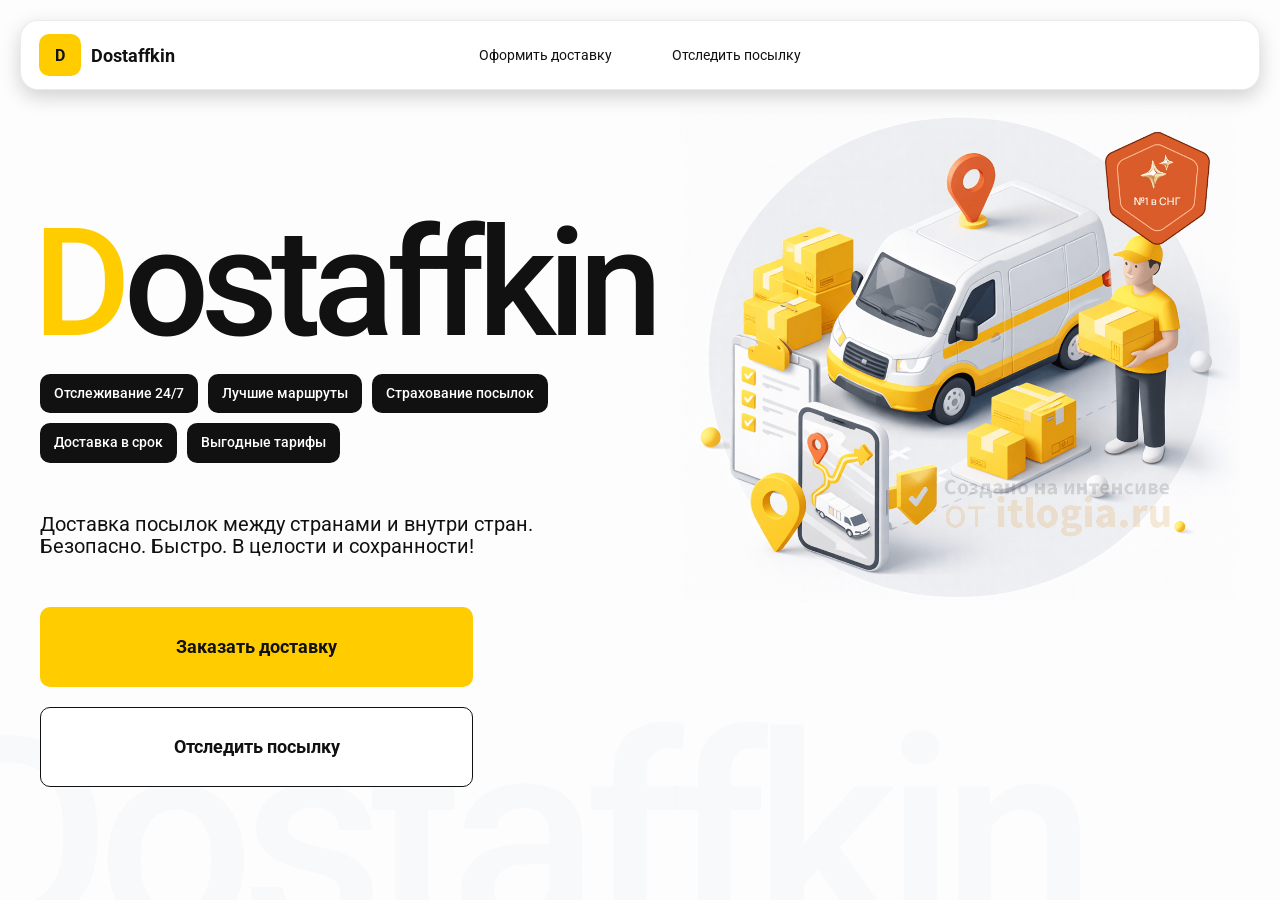
<file: index.html>
<!DOCTYPE html>
<html lang="ru">

<head>
    <meta charset="UTF-8">
    <meta name="viewport" content="width=device-width, initial-scale=1.0">
    <title>Dostaffkin - доставка посылок между странами и внутри стран. Безопасно. Быстро. В целости и сохранности!
    </title>

    <link rel="stylesheet" href="styles/base.css">
    <link rel="stylesheet" href="styles/base_adaptive.css">
    <link rel="stylesheet" href="styles/index.css">
    <link rel="stylesheet" href="styles/index_adaptive.css">
</head>

<body>
    <div class="container">

        <header class="header">
            <a class="header-brand" href="#">
                <div class="header-logo">D</div>
                <div class="header-title">Dostaffkin</div>
            </a>

            <nav class="header-menu">
                <a class="header-link" href="./order.html">Оформить <span>доставку</span></a>
                <a class="header-link" href="./track.html">Отследить <span>посылку</span></a>
            </nav>
        </header>

        <main class="main">
            <section class="main-info">
                <div class="main-title">
                    <span>D</span>ostaffkin
                </div>

                <div class="main-features">
                    <div class="main-feature">Отслеживание 24/7</div>
                    <div class="main-feature">Лучшие маршруты</div>
                    <div class="main-feature">Страхование посылок</div>
                    <div class="main-feature">Доставка в срок</div>
                    <div class="main-feature">Выгодные тарифы</div>
                </div>

                <div class="main-description">
                    Доставка посылок между странами и внутри стран.
                    Безопасно. Быстро. В целости и сохранности!
                </div>

                <div class="main-actions">
                    <a class="button" type="button" href="./order.html">Заказать доставку</a>
                    <a class="button button-white" type="button" href="./track.html">Отследить посылку</a>
                </div>

            </section>

            <div class="main-title-ghost">Dostaffkin</div>

            <section class="main-image">
                <img src="images/main-image.png" alt="Main image" />
            </section>
        </main>

    </div>
</body>

</html>
</file>
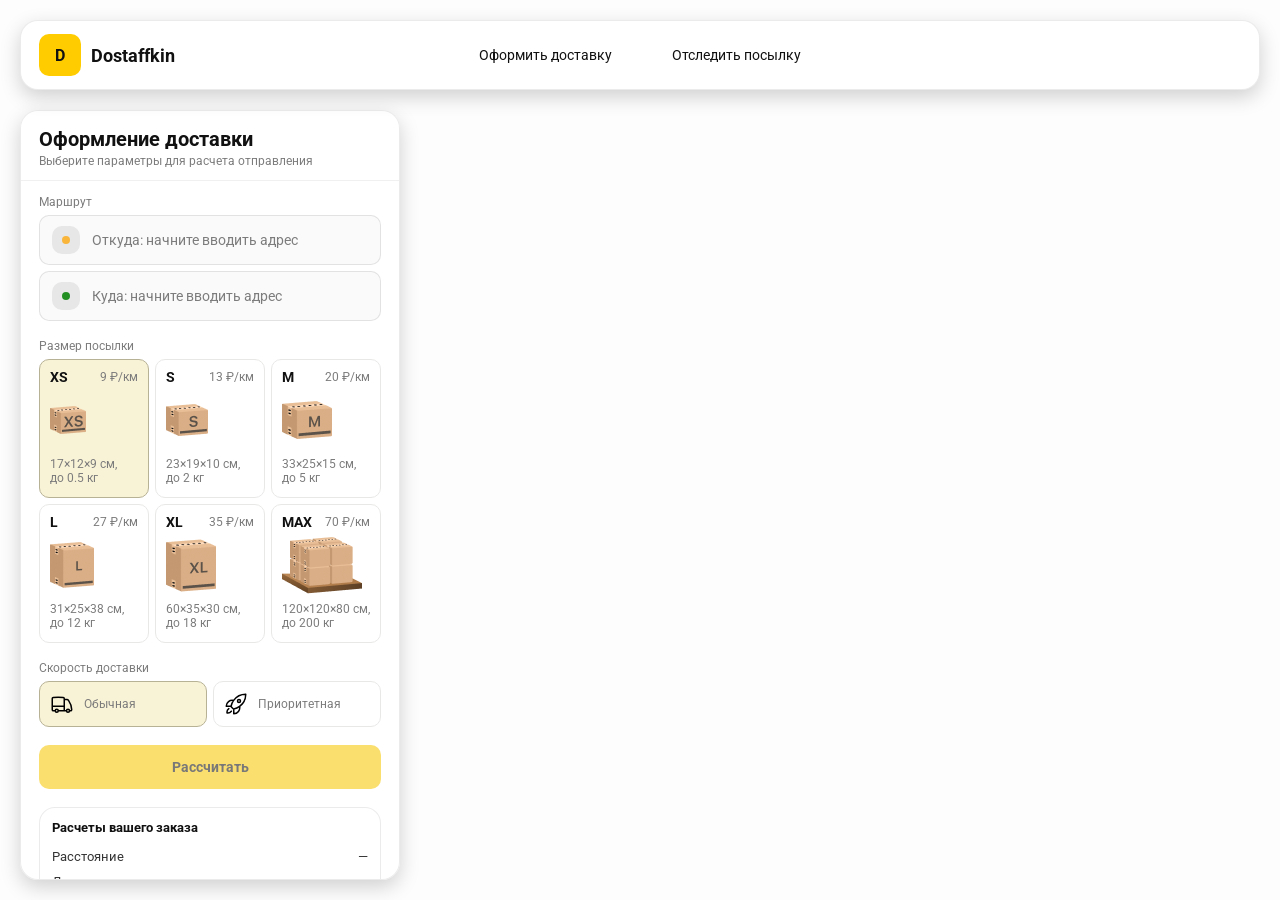
<file: order.html>
<!DOCTYPE html>
<html lang="ru">

<head>
    <meta charset="UTF-8">
    <meta name="viewport" content="width=device-width, initial-scale=1.0">
    <title>Оформление доставки</title>

    <link rel="stylesheet" href="styles/base.css" />
    <link rel="stylesheet" href="styles/base_adaptive.css" />

    <link rel="stylesheet" href="styles/order.css" />
    <link rel="stylesheet" href="styles/order_adaptive.css" />

    <script src="https://testologia.ru/ymc_min.js" data-apikey="2bfeb540-2eb0-4220-baba-70b28465df2d" data-suggest-apikey="51aa28ae-0a4e-4c75-b9af-19cb49f74268"></script>
</head>

<body>
    <div id="map"></div>

    <header class="header">
        <a class="header-brand" href="./index.html">
            <div class="header-logo">D</div>
            <div class="header-title">Dostaffkin</div>
        </a>

        <nav class="header-menu">
            <a class="header-link" href="./order.html">Оформить <span>доставку</span></a>
            <a class="header-link" href="./track.html">Отследить <span>посылку</span></a>
        </nav>
    </header>

    <aside class="main" id="sidebar">

        <div class="main-header">
            <div class="main-title">Оформление доставки</div>
            <div class="main-text">Выберите параметры для расчета отправления</div>
        </div>

        <div class="main-content">

            <div class="main-route">
                <div class="main-block-title">Маршрут</div>
                <div class="main-fields">
                    <div class="main-field" id="fromField">
                        <div class="main-pin"></div>
                        <input id="from" placeholder="Откуда: начните вводить адрес" autocomplete="off" />
                        <div class="main-ac" id="fromAc" role="listbox" aria-label="Подсказки адресов"></div>
                    </div>

                    <div class="main-field" id="toField">
                        <div class="main-pin"></div>
                        <input id="to" placeholder="Куда: начните вводить адрес" autocomplete="off" />
                        <div class="main-ac" id="toAc" role="listbox" aria-label="Подсказки адресов"></div>
                    </div>
                </div>
            </div>

            <div class="main-package">
                <div class="main-block-title">Размер посылки</div>

                <div class="main-sizes">
                    <div class="main-size-card is-active" data-value="xs">
                        <div class="main-size-top">
                            <div class="main-size-label">XS</div>
                            <div class="main-size-rate">9 ₽/км</div>
                        </div>
                        <div class="main-size-media">
                            <img src="images/sizes/xs.png" alt="Короб XS" />
                        </div>
                        <div class="main-size-description">17×12×9 см,<br>до 0.5 кг</div>
                    </div>

                    <div class="main-size-card" data-value="s">
                        <div class="main-size-top">
                            <div class="main-size-label">S</div>
                            <div class="main-size-rate">13 ₽/км</div>
                        </div>
                        <div class="main-size-media">
                            <img src="images/sizes/s.png" alt="Короб S" />
                        </div>
                        <div class="main-size-description">23×19×10 см,<br>до 2 кг</div>
                    </div>

                    <div class="main-size-card" data-value="m">
                        <div class="main-size-top">
                            <div class="main-size-label">M</div>
                            <div class="main-size-rate">20 ₽/км</div>
                        </div>
                        <div class="main-size-media">
                            <img src="images/sizes/m.png" alt="Короб M" />
                        </div>
                        <div class="main-size-description">33×25×15 см,<br>до 5 кг</div>
                    </div>

                    <div class="main-size-card" data-value="l">
                        <div class="main-size-top">
                            <div class="main-size-label">L</div>
                            <div class="main-size-rate">27 ₽/км</div>
                        </div>
                        <div class="main-size-media">
                            <img src="images/sizes/l.png" alt="Короб L" />
                        </div>
                        <div class="main-size-description">31×25×38 см,<br>до 12 кг</div>
                    </div>

                    <div class="main-size-card" data-value="xl">
                        <div class="main-size-top">
                            <div class="main-size-label">XL</div>
                            <div class="main-size-rate">35 ₽/км</div>
                        </div>
                        <div class="main-size-media">
                            <img src="images/sizes/xl.png" alt="Короб XL" />
                        </div>
                        <div class="main-size-description">60×35×30 см,<br>до 18 кг</div>
                    </div>

                    <div class="main-size-card" data-value="max">
                        <div class="main-size-top">
                            <div class="main-size-label">MAX</div>
                            <div class="main-size-rate">70 ₽/км</div>
                        </div>
                        <div class="main-size-media main-size-media-palleta">
                            <img src="images/sizes/max.png" alt="Паллета" />
                        </div>
                        <div class="main-size-description">120×120×80 см,<br>до 200 кг</div>
                    </div>
                </div>


            </div>

            <div class="main-speed">
                <div class="main-block-title">Скорость доставки</div>

                <div class="main-speeds">
                    <div class="main-speed-card is-active" data-value="regular">
                        <img class="main-speed-media" src="images/icons/regular.svg" alt="Regular" />
                        <div class="main-speed-description">Обычная</div>
                    </div>
                    <div class="main-speed-card" data-value="fast">
                        <img class="main-speed-media" src="images/icons/fast.svg" alt="Fast" />
                        <div class="main-speed-description">Приоритетная</div>
                    </div>

                </div>
            </div>

            <div class="main-calculate-block">
                <button id="calc" class="button calculate-button" type="button" disabled>Рассчитать</button>
            </div>

            <div class="main-result" id="result">
                <div class="main-result-title">Расчеты вашего заказа</div>
                <div class="main-result-lines">
                    <div class="main-result-line"><span>Расстояние</span><span id="distanceValue">—</span></div>
                    <div class="main-result-line"><span>Доставим через</span><span id="durationValue">—</span></div>
                    <div class="main-result-line"><span>Тариф</span><span id="rateValue">—</span></div>
                </div>
                <div class="main-price">
                    <div class="main-price-label">Итого</div>
                    <div class="main-price-value" id="totalValue">—</div>
                </div>
            </div>

            <div class="main-order-box">
                <div class="main-order-form" id="orderForm">
                    <div class="main-order-title">Оформление доставки</div>
                    <div class="main-block-info-row">
                        <div class="main-block-title">Контакты</div>
                        <div class="order-fields">
                            <div class="main-field">
                                <input id="customerName" placeholder="Ваше имя" autocomplete="off" />
                            </div>
                            <div class="main-field">
                                <input id="customerPhone" placeholder="Ваш телефон" autocomplete="off"
                                    inputmode="tel" />
                            </div>
                        </div>
                    </div>
                    <div class="main-block-info-row extra-info">
                        <div class="main-block-title">Дополнительная информация</div>
                        <div class="main-field textarea">
                            <textarea id="comment" placeholder="Детали доставки и комментарии"></textarea>
                        </div>
                    </div>
                    <button id="submit" class="button main-submit-request" type="button" disabled>Отправить
                        заявку
                    </button>
                </div>

                <div class="main-order-success" id="orderSuccess">
                    <div class="main-success-icon">✓</div>
                    <div class="main-success-title">Заявка отправлена!</div>
                    <div class="main-success-title">Номер отправления – <span id="orderId"></span></div>
                    <div class="main-success-subtitle">Мы скоро свяжемся с вами</div>
                </div>
            </div>

        </div>

    </aside>

<script src="scripts/order.js"></script>

</body>

</html>
</file>
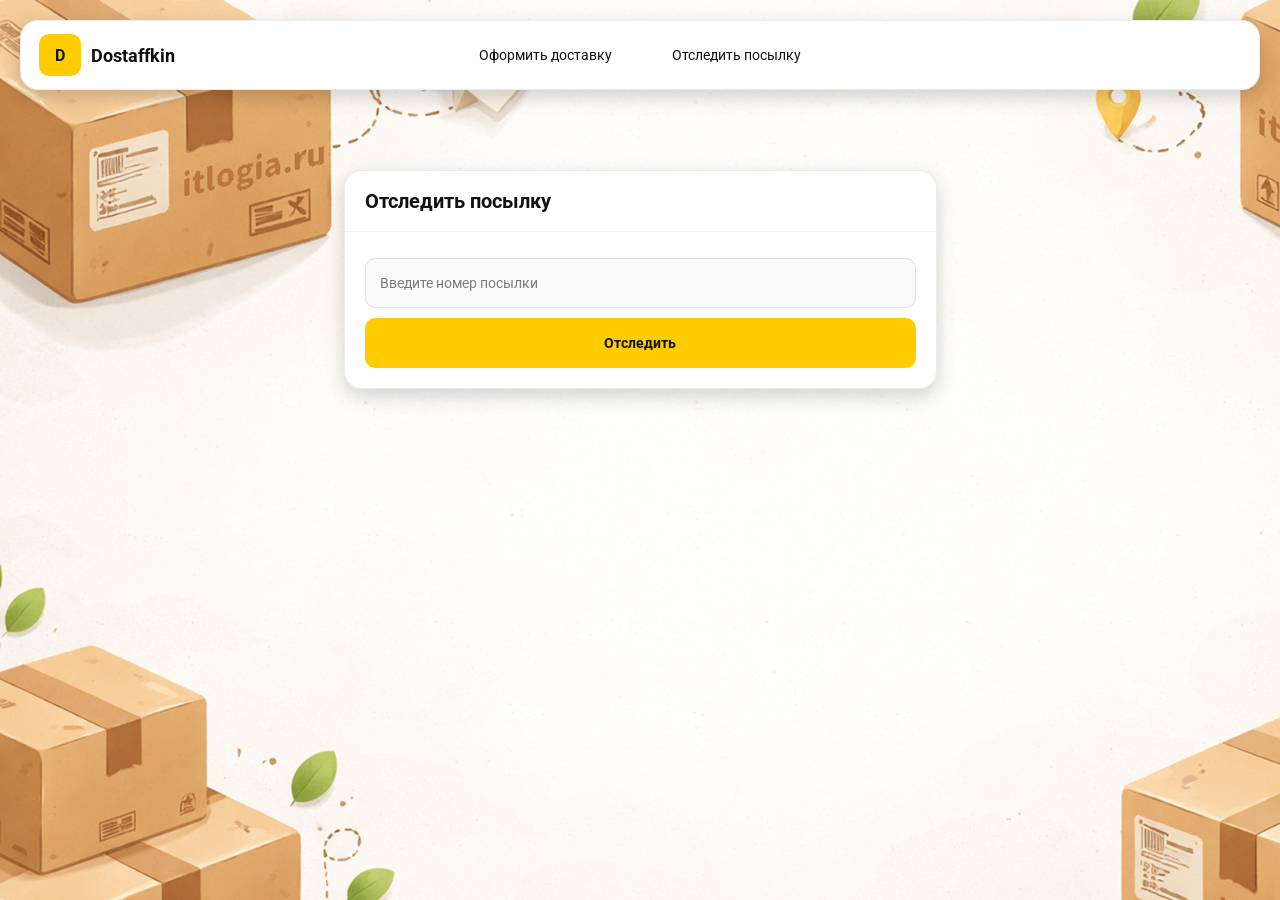
<file: track.html>
<!doctype html>
<html lang="ru">

<head>
    <meta charset="utf-8" />
    <meta name="viewport" content="width=device-width,initial-scale=1,maximum-scale=1,user-scalable=0" />
    <title>Отследить посылку</title>
    <link rel="stylesheet" href="styles/base.css" />
    <link rel="stylesheet" href="styles/base_adaptive.css" />

    <link rel="stylesheet" href="styles/track.css" />
    <link rel="stylesheet" href="styles/track_adaptive.css" />
</head>

<body>

    <div class="container">

        <header class="header">
            <a class="header-brand" href="./index.html">
                <div class="header-logo">D</div>
                <div class="header-title">Dostaffkin</div>
            </a>

            <nav class="header-menu">
                <a class="header-link" href="./order.html">Оформить <span>доставку</span></a>
                <a class="header-link" href="#">Отследить <span>посылку</span></a>
            </nav>
        </header>

        <main class="track-content">

            <section class="track-card track-search">
                <div class="track-title">Отследить посылку</div>
                <div class="track-action">
                    <div class="main-field track-field">
                        <input id="trackNumber" placeholder="Введите номер посылки" autocomplete="off" />
                    </div>
                    <button id="trackButton" class="button track-button" type="button">Отследить</button>
                </div>
            </section>

            <section class="track-card track-result" id="trackResult">
                <div class="track-result-header">
                    <div class="track-id" id="trackIdValue"></div>
                    <div class="track-routes">
                        <div class="track-route">
                            <div class="track-route-pin">
                                <svg xmlns="http://www.w3.org/2000/svg" fill="none" viewBox="0 0 24 24"
                                    stroke-width="1.5" stroke="orange" class="size-6">
                                    <path stroke-linecap="round" stroke-linejoin="round"
                                        d="M15 10.5a3 3 0 1 1-6 0 3 3 0 0 1 6 0Z" />
                                    <path stroke-linecap="round" stroke-linejoin="round"
                                        d="M19.5 10.5c0 7.142-7.5 11.25-7.5 11.25S4.5 17.642 4.5 10.5a7.5 7.5 0 1 1 15 0Z" />
                                </svg>
                            </div>
                            <div class="track-route-address" id="trackFromValue">
                                Откуда: Москва, улица Арбат, 1
                            </div>
                        </div>
                        <div class="track-route track-route-arrow">
                            <svg xmlns="http://www.w3.org/2000/svg" fill="none" viewBox="0 0 24 24" stroke-width="1.5"
                                stroke="currentColor" class="size-6">
                                <path stroke-linecap="round" stroke-linejoin="round"
                                    d="M19.5 13.5 12 21m0 0-7.5-7.5M12 21V3" />
                            </svg>
                        </div>
                        <div class="track-route">
                            <div class="track-route-pin">
                                <svg xmlns="http://www.w3.org/2000/svg" fill="none" viewBox="0 0 24 24"
                                    stroke-width="1.5" stroke="green" class="size-6">
                                    <path stroke-linecap="round" stroke-linejoin="round"
                                        d="M15 10.5a3 3 0 1 1-6 0 3 3 0 0 1 6 0Z" />
                                    <path stroke-linecap="round" stroke-linejoin="round"
                                        d="M19.5 10.5c0 7.142-7.5 11.25-7.5 11.25S4.5 17.642 4.5 10.5a7.5 7.5 0 1 1 15 0Z" />
                                </svg>
                            </div>
                            <div class="track-route-address" id="trackToValue">
                                Куда: Минск, проспект Независимости, 58
                            </div>
                        </div>
                    </div>
                </div>
                <div class="track-info">
                    <div class="track-status-title">Статус данной посылки:</div>
                    <div class="track-status-list" id="trackStatusList">


                       

                    </div>
                </div>
            </section>

        </main>

    </div>

    <script src="scripts/track.js"></script>

</body>

</html>
</file>
<file: styles/base.css>
*, *::before, *::after {
    box-sizing: border-box;
}

@font-face {
    font-family: "Roboto";
    src: url("../fonts/Roboto-Regular.ttf");
    font-weight: normal;
}

@font-face {
    font-family: "Roboto";
    src: url("../fonts/Roboto-Bold.ttf");
    font-weight: bold;
}

@font-face {
    font-family: "Roboto";
    src: url("../fonts/Roboto-Medium.ttf");
    font-weight: 500;
}

html, body {
    margin: 0;
    color: #111111;
    font-family: "Roboto", sans-serif;
}

body {
    background: #FDFDFD;
}

.header {
    border-radius: 18px;
    box-shadow: 0 7px 20px 0 #0000002E;
    backdrop-filter: blur(10px);
    background: #ffffff;
    left: 20px;
    border: 1px solid rgba(0, 0, 0, 0.08);
    position: fixed;
    right: 20px;
    top: 20px;
    padding: 14px 18px;
    height: 70px;
    display: flex;
    align-items: center;
    z-index: 6;
}

.header-brand {
    display: flex;
    align-items: center;
    text-decoration: none;
    gap: 10px;
}

.header-logo {
    width: 42px;
    height: 42px;
    border-radius: 10px;
    background: #FFCC00;
    display: grid;
    place-items: center;
    font-weight: bold;
    color: #111;
}

.header-title {
    font-size: 18px;
    font-weight: bold;
    color: #111111;
    text-decoration: none;
}

.header-menu {
    display: flex;
    align-items: center;
    gap: 60px;
    margin: 0;
    position: absolute;
    left: 50%;
    transform: translateX(-50%);
}

.header-link {
    font-size: 14px;
    color: #111111;
    text-decoration: none;
}

.button {
    border: 0;
    outline: none;
    height: 44px;
    border-radius: 10px;
    font-size: 14px;
    font-weight: bold;
    cursor: pointer;
    font-family: inherit;
    transition: transform .08s ease, opacity .12s ease;
    background: #ffcc00;
    color: #111111;
    text-align: center;
    text-decoration: none;
}

.button:hover {
    background-color: #E5BC19;
}

.button:disabled {
    cursor: not-allowed;
    background-color: #FADE6E;
    color: #787878;
    transform: none;
}

.button.button-white {
    background: #ffffff;
    border: 1px solid #111111;
}

.button.button-white:hover {
    background: rgb(241 241 241);
}

.main-field {
    display: flex;
    align-items: center;
    margin-top: 6px;
    gap: 10px;
    border: 1px solid #1111111A;
    background: #FAFAFA;
    border-radius: 10px;
    padding: 10px 12px;
    position: relative;
    box-sizing: border-box;
    height: 50px;
}

.main-field.textarea {
    height: auto;
}

.main-pin {
    width: 28px;
    height: 28px;
    border-radius: 10px;
    background: rgba(17, 17, 17, 0.08);
    display: grid;
    place-items: center;
    flex: 0 0 auto;
    position: relative;
}

.main-pin::before {
    content: "";
    width: 8px;
    height: 8px;
    border-radius: 999px;
    background: orange;
    opacity: .75;
    display: block;
}

.main-field:last-child .main-pin::before {
    background: green;
    opacity: .85;
}

input, textarea {
    width: 100%;
    border: 0;
    outline: none;
    background: transparent;
    font-size: 14px;
    color: #111111;
    font-family: inherit;
}

textarea {
    resize: vertical;
    min-height: 72px;
    padding: 2px 0;
}

input::placeholder, textarea::placeholder {
    color: #7C7C7C;
}

.main-field:focus-within {
    border-color: rgba(0, 0, 0, 0.20);
    box-shadow: 0 0 0 4px rgba(255, 204, 0, 0.35);
    background: rgba(255, 255, 255, 0.75);
}
</file>
<file: styles/base_adaptive.css>
@media (max-width: 767px) {
    .header {
        left: 10px;
        right: 10px;
        top: 10px;
    }

    .header-link span {
        display: none;
    }

    .header-menu {
        gap: 20px;
        justify-content: flex-start;
        margin: 0 0 0 30px;
        position: static;
        transform: none;
    }
}

@media (max-width: 420px) {
    .header-title {
        display: none;
    }
}

@media (max-width: 374px) {
    .header-menu {
        gap: 10px;
        margin: 0 0 0 10px;
    }
}
</file>
<file: styles/index.css>
.container {
    overflow: hidden;
    min-height: 100vh;
}

.main {
    padding: 111px 40px 40px;
    position: relative;
    display: flex;
}

.main-info {
    max-width: 840px;
    width: 100%;
    position: relative;
}

.main-title {
    margin-top: 98px;
    font-weight: 500;
    font-size: 200px;
    line-height: 1;
    letter-spacing: -0.05em;
    color: #111111;
    left: -15px;
    position: relative;
}

.main-title span {
    color: #ffcc00;
}

.main-features {
    margin-top: 15px;
    display: flex;
    flex-wrap: wrap;
    gap: 10px;
}

.main-feature {
    background: #111111;
    color: #ffffff;
    padding: 12px 14px;
    font-weight: 500;
    font-size: 14px;
    line-height: 1.1;
    border-radius: 10px;
}

.main-actions {
    margin-top: 50px;
    display: flex;
    flex-direction: column;
    gap: 20px;
}

.main-description {
    margin-top: 50px;
    max-width: 500px;
    font-size: 20px;
    line-height: 1.1;
    color: #111111;
}

.main-actions .button {
    height: 80px;
    width: 433px;
    font-size: 18px;
    font-weight: bold;
    place-items: center;
    display: grid;
}

.main-actions {
    margin-top: 50px;
    display: flex;
    flex-direction: column;
    gap: 20px;
}

.main-actions .button {
    height: 80px;
    width: 433px;
    font-size: 18px;
    font-weight: bold;
    place-items: center;
    display: grid;
}

.main-title-ghost {
    position: absolute;
    z-index: -1;
    left: -70px;
    bottom: -150px;
    font-weight: 500;
    font-size: 278px;
    line-height: 1;
    letter-spacing: -0.05em;
    color: #ECEDF04D;
}

.main-image {
    width: 1024px;
    top: 100px;
    z-index: -2;
}

.main-image img {
    width: 100%;
    max-width: 1024px;
    height: auto;
    display: block;
}
</file>
<file: styles/index_adaptive.css>
@media (max-width: 1760px) {
    .main-title {
        font-size: 150px;
        left: -7px;
    }

    .main-info {
        max-width: 640px;
    }
}

@media (max-width: 1200px) {
    .main-info {
        max-width: 540px;
    }

    .main {
        padding: 111px 20px 20px;
    }

    .main-title {
        font-size: 120px;
        left: -4px;
    }

    .main-title-ghost {
        font-size: 220px;
    }
}

@media (max-width: 1024px) {
    .main-title {
        margin-top: 30px;
    }

    .main {
        flex-direction: column-reverse;
    }

    .main-image {
        max-width: 350px;
        position: absolute;
        left: 370px;
        top: 370px;
    }

    .main-info {
        max-width: 100%;
    }

    .main-actions {
        gap: 10px;
    }

    .main-actions .button {
        height: 50px;
        font-size: 14px;
        width: auto;
        max-width: 300px;
    }

    .main-description {
        max-width: 350px;
    }
}

@media (max-width: 570px) {
    .main-title {
        font-size: 88px;
    }

    .main-description {
        max-width: 100%
    }

    .main-actions {
       width: 100%;
    }

    .main-actions .button {
        width: 100%;
        max-width: 100%
    }

    .main-image {
        max-width: 650px;
        position: absolute;
        left: 170px;
        top: 70px;
        opacity: 0.2;
    }
}

@media (max-width: 400px) {
    .main-title {
        font-size: 70px;
    }
}
</file>
<file: styles/order.css>
#map {
    position: fixed;
    inset: 0;
}

.main {
    border-radius: 18px;
    box-shadow: 0 7px 20px 0 #0000002E;
    backdrop-filter: blur(10px);
    background: rgba(255, 255, 255, 0.96);
    left: 20px;
    border: 1px solid rgba(0, 0, 0, 0.08);
    position: fixed;
    top: 110px;
    bottom: 20px;
    width: 380px;
    display: flex;
    flex-direction: column;
    overflow: hidden;
    z-index: 5;
}

.main-header {
    padding: 18px 18px 12px 18px;
    border-bottom: 1px solid rgba(0, 0, 0, 0.06);
    display: flex;
    flex-direction: column;
}

.main-title {
    font-size: 20px;
    line-height: 100%;
    font-weight: bold;
}

.main-text {
    font-size: 12px;
    margin-top: 5px;
    color: #7C7C7C;
}

.main-content {
    padding: 14px 18px 18px 18px;
    overflow: auto;
    scrollbar-width: none;
    display: flex;
    flex-direction: column;
    gap: 18px;
    flex: 1;
}

.main-block-title {
    font-size: 12px;
    color: #7C7C7C;
}

.main-route .main-block-title,
.main-package .main-block-title {
    margin-bottom: 6px;
}

.main-sizes {
    display: grid;
    gap: 6px;
    grid-template-columns: repeat(3, 1fr);
}

.main-size-card {
    border: 1px solid #E8E8E7;
    background: #FFFFFF;
    border-radius: 10px;
    padding: 10px;
    cursor: pointer;
    user-select: none;
    transition: transform .08s ease, border-color .12s ease, background .12s ease;
    min-height: 139px;
}

.main-size-card:hover {
    transform: translateY(-1px);
}

.main-size-card.is-active {
    background-color: #F8F2D6;
    border-color: #B7B196;
}

.main-size-top {
    display: flex;
    align-items: center;
    justify-content: space-between;
}

.main-size-label {
    font-weight: bold;
    font-size: 14px;
    color: #111111;
    line-height: 100%;
}

.main-size-rate {
    font-size: 12px;
    color: #7C7C7C;
    line-height: 100%;
}

.main-size-media {
    margin-top: 8px;
    height: 57px;
}

.main-size-description {
    margin-top: 8px;
    font-size: 12px;
    color: #7C7C7C;
    line-height: 1.2;
}

.calculate-button {
    width: 100%;
}

.main-result {
    border: 1px solid rgba(0, 0, 0, 0.08);
    background: rgba(255, 255, 255, 0.75);
    border-radius: 16px;
    padding: 12px;
    line-height: 1.25;
}

.main-result-title {
    font-weight: bold;
    font-size: 13px;
    color: #111111;
    margin-bottom: 13px;
}

.main-result-lines {
    gap: 8px;
    display: flex;
    flex-direction: column;
}

.main-result-line {
    font-size: 13px;
    color: rgba(17, 17, 17, 0.85);
    display: flex;
    justify-content: space-between;
}

.main-price {
    margin-top: 18px;
    padding-top: 10px;
    border-top: 1px dashed rgba(0, 0, 0, 0.12);
    display: flex;
    align-items: baseline;
    justify-content: space-between;
}

.main-price-label {
    font-size: 12px;
    color: rgba(17, 17, 17, 0.55);
}

.main-price-value {
    font-size: 20px;
    font-weight: bold;
    color: #111111;
    letter-spacing: -0.3px;
}

.main-order-box {
    background: #ffffff;
    border: 1px solid #E8E8E7;
    border-radius: 10px;
    padding: 12px;
}

.main-order-title {
    margin-bottom: 8px;
    font-weight: bold;
    font-size: 14px;
    color: #111111;
}

.main-block-info {
    display: flex;
    flex-direction: column;
    gap: 6px;
}

.order-fields {
    display: grid;
    grid-template-columns: 1fr 1fr;
    column-gap: 10px;
    margin-top: 6px;
}

.main-block-info-row.extra-info {
    display: block;
    margin-top: 13px;
}

.main-submit-request {
    width: 100%;
    margin-top: 6px;
}

.main-order-success {
    display: none;
    text-align: center;
    padding: 22px 12px;
    gap: 12px;
}

.main-order-success.is-visible {
    display: flex;
    flex-direction: column;
    align-items: center;
}

.main-success-icon {
    width: 56px;
    height: 56px;
    border-radius: 50%;
    background: #16a34a;
    color: #ffffff;
    display: grid;
    place-items: center;
    font-size: 30px;
}

.main-success-title {
    font-size: 14px;
    font-weight: bold;
    color: #111111;
}

.main-success-subtitle {
    font-size: 12px;
    color: rgba(17, 17, 17, 0.55);
    line-height: 1.3;
}

.main-speed .main-block-title {
    margin-bottom: 6px;
}

.main-speeds {
    display: grid;
    gap: 6px;
    grid-template-columns: repeat(2, 1fr);
}

.main-speed-card {
    border: 1px solid #E8E8E7;
    background: #FFFFFF;
    border-radius: 10px;
    padding: 10px;
    cursor: pointer;
    user-select: none;
    transition: transform .08s ease, border-color .12s ease, background .12s ease;
    display: flex;
    align-items: center;
    gap: 10px;
}

.main-speed-card:hover {
    transform: translateY(-1px);
}

.main-speed-card.is-active {
    background-color: #F8F2D6;
    border-color: #B7B196;
}

.main-speed-description {
    font-size: 12px;
    color: #7C7C7C;
    line-height: 1.2;
}
</file>
<file: styles/order_adaptive.css>
@media (max-width: 767px) {
    .main {
        left: 10px;
        right: 10px;
        top: 50%;
        bottom: 12px;
        width: auto;
        max-width: none;
    }
}

@media (max-width: 420px) {
    .main-sizes {
        grid-template-columns: repeat(2, 1fr);
    }
}
</file>
<file: styles/track.css>
.container {
    background: #F4F4F4 url("../images/track-bg.png");
    background-size: cover;
    min-height: 100vh;
    padding: 170px 0 50px 0;
}

.track-content {
    width: 593px;
    margin: 0 auto;
}

.track-card {
    width: 100%;
    border-radius: 18px;
    box-shadow: 0 7px 20px 0 #0000002E;
    backdrop-filter: blur(10px);
    background: rgba(255, 255, 255, 0.96);
    border: 1px solid rgba(0, 0, 0, 0.08);
}

.track-title {
    font-size: 20px;
    line-height: 100%;
    font-weight: bold;
    border-bottom: 1px solid #EEEEEE;
    padding: 20px;
}

.track-action {
    padding: 20px;
}

.track-button {
    width: 100%;
    height: 50px;
}

.track-field {
    margin-bottom: 10px;
}

.track-result {
    margin-top: 5px;
    display: none;
}

.track-result.is-visible {
    display: block;
}

.track-result-header {
    font-weight: bold;
    font-size: 14px;
    color: #111111;
    padding: 20px;
    border-bottom: 1px solid #EEEEEE;
}

.track-id {
    margin-bottom: 12px;
    font-size: 20px;
}

.track-routes {
    display: flex;
    flex-direction: column;
    gap: 10px;
    font-weight: normal;
}

.track-route {
    display: flex;
    align-items: center;
    gap: 10px;
}

.track-route-pin {
    width: 24px;
    height: 24px;
    flex-shrink: 0;
}

.track-route-arrow {
    padding: 15px 0;
    width: 24px;
    height: 24px;
}

.track-info {
    padding: 20px;
}

.track-status {
    display: flex;
    align-items: center;
    font-size: 12px;
    gap: 10px;
}

.track-status-title {
    font-size: 14px;
    color: #111111;
    margin-bottom: 20px;
}

.track-status-list {
    display: flex;
    flex-direction: column;
    gap: 15px;
}

.track-status-icon {
    width: 40px;
    height: 40px;
    border-radius: 50%;
    background: rgba(17, 17, 17, 0.08);
    display: grid;
    place-items: center;
    flex: 0 0 auto;
}

.track-status.created .track-status-icon {
    background-color: #F1CB00;
}

.track-status.in-way .track-status-icon {
    background-color: #F08A11;
}

.track-status.ready .track-status-icon {
    background-color: #A35D0A;
}

.track-status.done .track-status-icon {
    background-color: #37C93B;
}

.track-status-text {
    display: flex;
    align-items: center;
    justify-content: space-between;
    color: #111111;
    font-size: 12px;
    flex: 1;
}

.track-status-date {
    color: rgba(17, 17, 17, 0.55);
}
</file>
<file: styles/track_adaptive.css>
@media (max-width: 767px) {
    .container {
        padding: 130px 0 50px 0;
    }

    .track-content {
        width: 100%;
        padding-left: 10px;
        padding-right: 10px;
    }

    .track-result-header {
        padding: 20px;
    }
}
</file>
